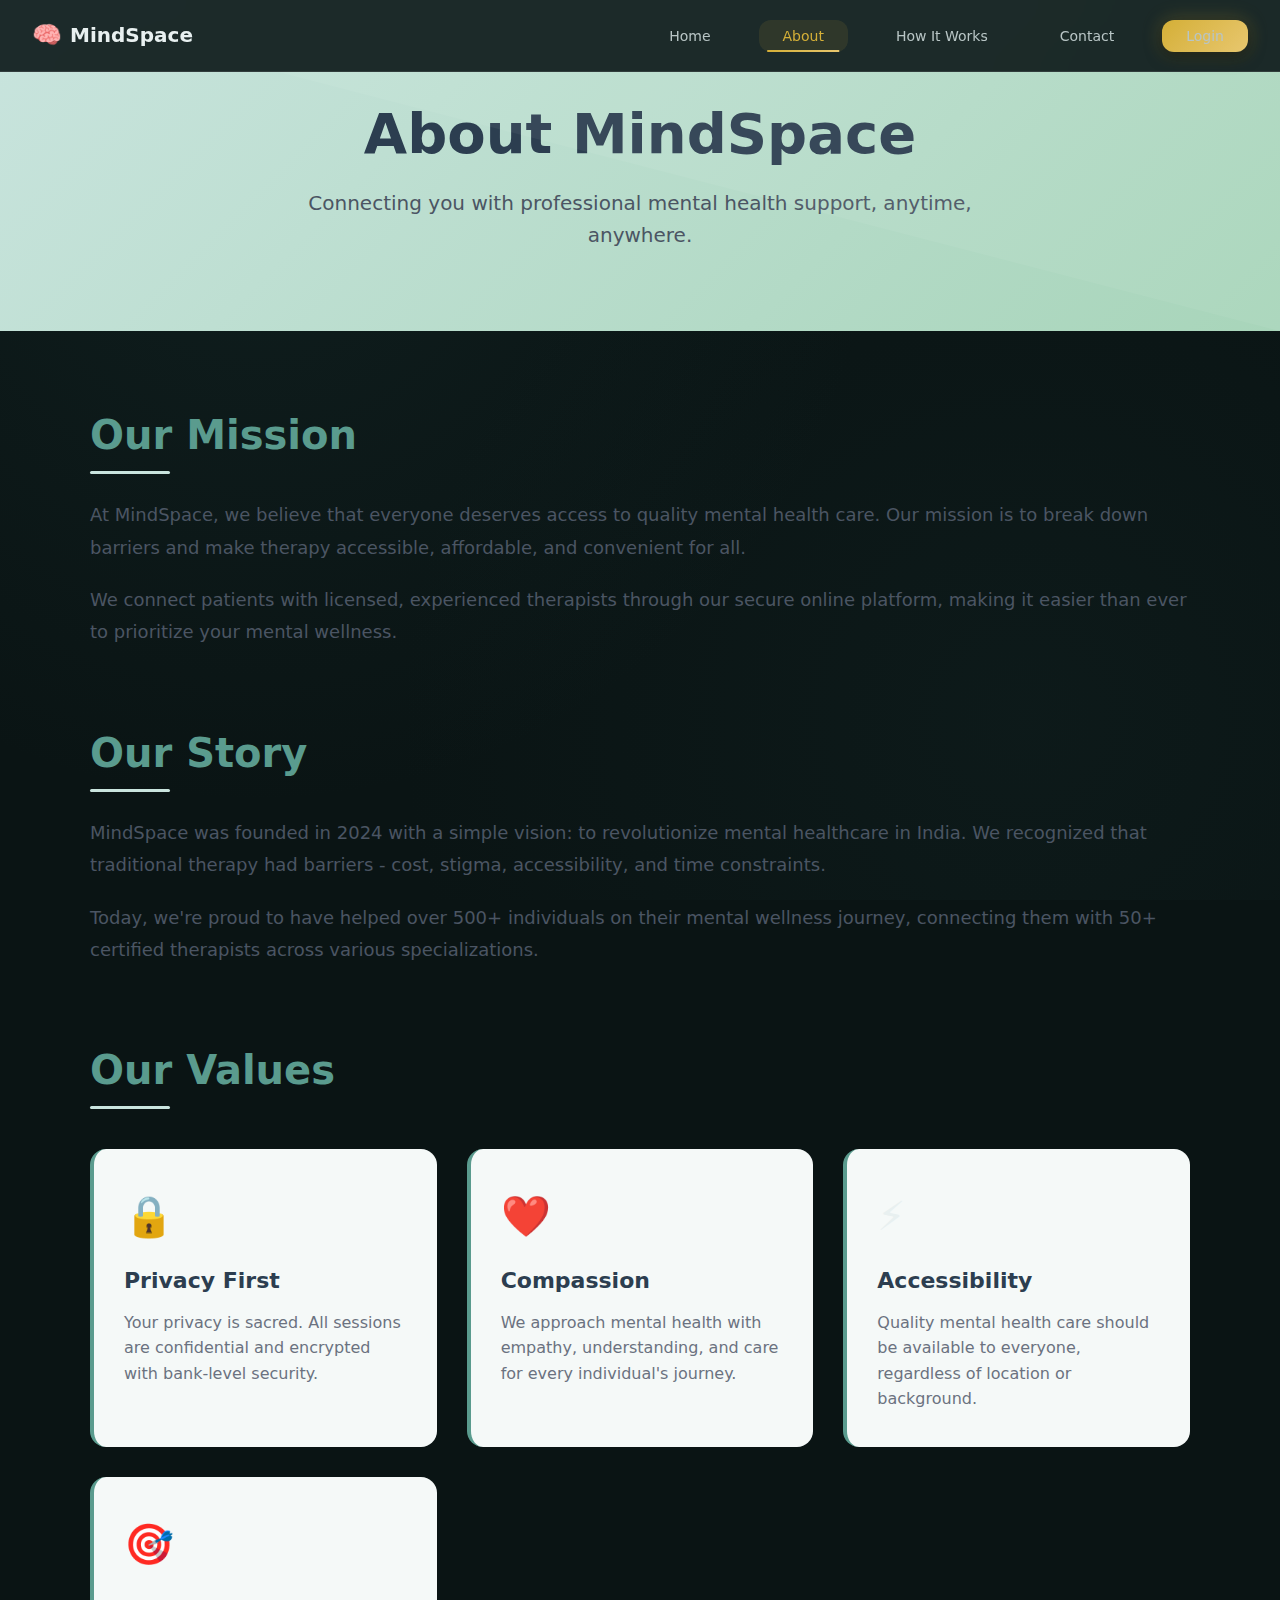
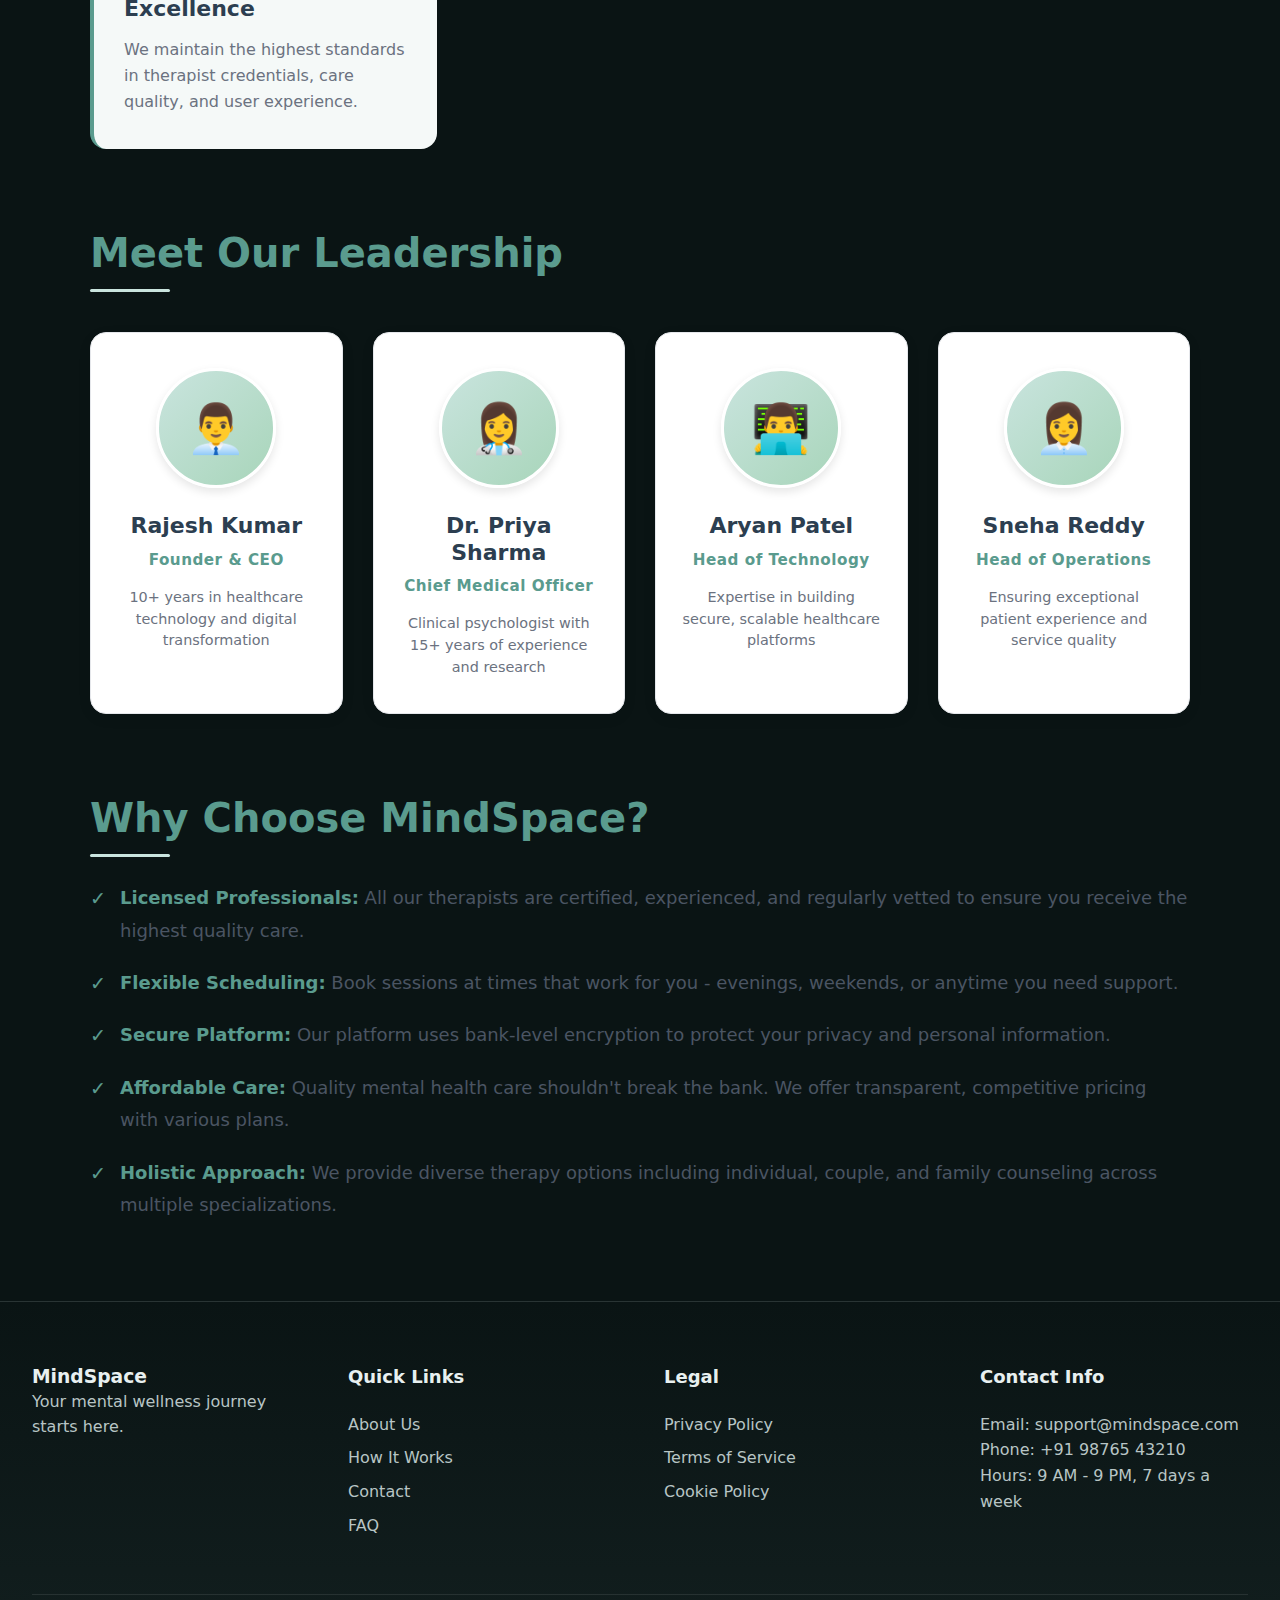
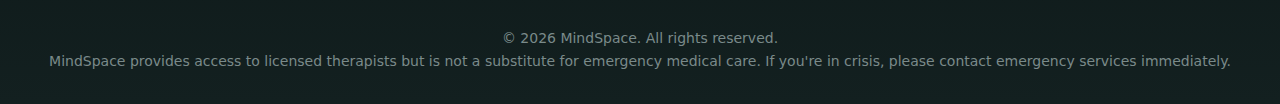
<file: about.html>
<!DOCTYPE html>
<html lang="en">
<head>
    <meta charset="UTF-8">
    <meta name="viewport" content="width=device-width, initial-scale=1.0">
    <title>About Us - MindSpace</title>
    <link rel="stylesheet" href="style.css">
    <style>
        /* Hero Section */
        .about-hero {
            background: linear-gradient(135deg, #C9E4DE 0%, #A8D5BA 100%);
            padding: 100px 20px 80px;
            text-align: center;
            position: relative;
            overflow: hidden;
        }
        
        .about-hero::before {
            content: '';
            position: absolute;
            top: 0;
            left: 0;
            right: 0;
            bottom: 0;
            background: url('data:image/svg+xml,<svg xmlns="http://www.w3.org/2000/svg" viewBox="0 0 100 100" preserveAspectRatio="none"><path fill="white" opacity="0.05" d="M0,0 L100,0 L100,100 Z"/></svg>');
            pointer-events: none;
        }
        
        .about-hero h1 {
            font-size: 3.5rem;
            color: #2C3E50;
            margin-bottom: 20px;
            font-weight: 700;
            line-height: 1.2;
        }
        
        .about-hero p {
            font-size: 1.25rem;
            color: #4B5563;
            max-width: 700px;
            margin: 0 auto;
            line-height: 1.6;
        }
        
        /* Main Content Container */
        .about-content {
            max-width: 1200px;
            margin: 80px auto;
            padding: 0 20px;
        }
        
        @media (min-width: 768px) {
            .about-content {
                padding: 0 50px;
            }
        }
        
        /* Section Styling */
        .about-section {
            margin-bottom: 80px;
        }
        
        .about-section:last-of-type {
            margin-bottom: 40px;
        }
        
        .about-section h2 {
            color: #5A9B8E;
            font-size: 2.5rem;
            margin-bottom: 25px;
            font-weight: 600;
            position: relative;
            padding-bottom: 15px;
        }
        
        .about-section h2::after {
            content: '';
            position: absolute;
            bottom: 0;
            left: 0;
            width: 80px;
            height: 3px;
            background: #C9E4DE;
            border-radius: 2px;
        }
        
        .about-section p {
            color: #4B5563;
            font-size: 1.125rem;
            line-height: 1.8;
            margin-bottom: 20px;
        }
        
        .about-section strong {
            color: #5A9B8E;
            font-weight: 600;
        }
        
        /* Values Grid */
        .values-grid {
            display: grid;
            grid-template-columns: repeat(auto-fit, minmax(280px, 1fr));
            gap: 30px;
            margin-top: 40px;
        }
        
        .value-card {
            background: #F5F9F8;
            padding: 35px 30px;
            border-radius: 16px;
            border-left: 4px solid #5A9B8E;
            transition: transform 0.3s ease, box-shadow 0.3s ease;
        }
        
        .value-card:hover {
            transform: translateY(-5px);
            box-shadow: 0 10px 30px rgba(90, 155, 142, 0.1);
        }
        
        .value-card .icon {
            font-size: 2.5rem;
            margin-bottom: 20px;
            display: inline-block;
        }
        
        .value-card h3 {
            color: #2C3E50;
            font-size: 1.375rem;
            margin-bottom: 15px;
            font-weight: 600;
        }
        
        .value-card p {
            color: #6B7280;
            font-size: 1rem;
            line-height: 1.6;
            margin-bottom: 0;
        }
        
        /* Team Section */
        .team-grid {
            display: grid;
            grid-template-columns: repeat(auto-fit, minmax(250px, 1fr));
            gap: 30px;
            margin-top: 40px;
        }
        
        .team-card {
            background: white;
            padding: 35px 25px;
            border-radius: 16px;
            box-shadow: 0 4px 15px rgba(0, 0, 0, 0.05);
            text-align: center;
            transition: all 0.3s ease;
            border: 1px solid #E5E7EB;
        }
        
        .team-card:hover {
            transform: translateY(-10px);
            box-shadow: 0 12px 30px rgba(90, 155, 142, 0.15);
            border-color: #C9E4DE;
        }
        
        .team-card .avatar {
            width: 120px;
            height: 120px;
            border-radius: 50%;
            background: linear-gradient(135deg, #C9E4DE 0%, #A8D5BA 100%);
            margin: 0 auto 25px;
            display: flex;
            align-items: center;
            justify-content: center;
            font-size: 3rem;
            color: #2C3E50;
            border: 3px solid white;
            box-shadow: 0 4px 10px rgba(0, 0, 0, 0.1);
        }
        
        .team-card h3 {
            color: #2C3E50;
            font-size: 1.375rem;
            margin-bottom: 8px;
            font-weight: 600;
        }
        
        .team-card .role {
            color: #5A9B8E;
            font-weight: 600;
            margin-bottom: 15px;
            font-size: 0.95rem;
            letter-spacing: 0.5px;
        }
        
        .team-card p {
            color: #6B7280;
            font-size: 0.9rem;
            line-height: 1.5;
            margin-bottom: 0;
        }
        
        /* Why Choose Us List */
        .why-list {
            margin-top: 25px;
        }
        
        .why-list p {
            position: relative;
            padding-left: 30px;
            margin-bottom: 20px;
        }
        
        .why-list p::before {
            content: '✓';
            position: absolute;
            left: 0;
            top: 0;
            color: #5A9B8E;
            font-weight: bold;
            font-size: 1.2rem;
        }
        
        /* Responsive Design */
        @media (max-width: 768px) {
            .about-hero {
                padding: 80px 20px 60px;
            }
            
            .about-hero h1 {
                font-size: 2.5rem;
            }
            
            .about-hero p {
                font-size: 1.125rem;
            }
            
            .about-content {
                margin: 60px auto;
            }
            
            .about-section {
                margin-bottom: 60px;
            }
            
            .about-section h2 {
                font-size: 2rem;
            }
            
            .values-grid,
            .team-grid {
                grid-template-columns: 1fr;
                gap: 20px;
            }
            
            .value-card,
            .team-card {
                padding: 25px 20px;
            }
        }
        
        /* Animation */
        @keyframes fadeInUp {
            from {
                opacity: 0;
                transform: translateY(20px);
            }
            to {
                opacity: 1;
                transform: translateY(0);
            }
        }
        
        .about-section {
            animation: fadeInUp 0.6s ease-out;
        }
        
        .about-section:nth-child(2) {
            animation-delay: 0.1s;
        }
        
        .about-section:nth-child(3) {
            animation-delay: 0.2s;
        }
        
        .about-section:nth-child(4) {
            animation-delay: 0.3s;
        }
        
        .about-section:nth-child(5) {
            animation-delay: 0.4s;
        }
    </style>
</head>
<body>
    <!-- Navigation -->
    <nav class="navbar">
        <div class="nav-container">
            <a href="index.html" class="logo">
                <span class="logo-icon">🧠</span>
                <span class="logo-text">MindSpace</span>
            </a>
            <ul class="nav-links">
                <li><a href="index.html">Home</a></li>
                <li><a href="about.html" class="active">About</a></li>
                <li><a href="how-it-works.html">How It Works</a></li>
                <li><a href="contact.html">Contact</a></li>
                <li><a href="login.html" class="btn-primary">Login</a></li>
            </ul>
        </div>
    </nav>

    <!-- Hero Section -->
    <section class="about-hero">
        <div class="hero-content">
            <h1>About MindSpace</h1>
            <p>Connecting you with professional mental health support, anytime, anywhere.</p>
        </div>
    </section>

    <!-- Main Content -->
    <main class="about-content">
        <!-- Our Mission -->
        <section class="about-section">
            <h2>Our Mission</h2>
            <p>At MindSpace, we believe that everyone deserves access to quality mental health care. Our mission is to break down barriers and make therapy accessible, affordable, and convenient for all.</p>
            <p>We connect patients with licensed, experienced therapists through our secure online platform, making it easier than ever to prioritize your mental wellness.</p>
        </section>

        <!-- Our Story -->
        <section class="about-section">
            <h2>Our Story</h2>
            <p>MindSpace was founded in 2024 with a simple vision: to revolutionize mental healthcare in India. We recognized that traditional therapy had barriers - cost, stigma, accessibility, and time constraints.</p>
            <p>Today, we're proud to have helped over 500+ individuals on their mental wellness journey, connecting them with 50+ certified therapists across various specializations.</p>
        </section>

        <!-- Our Values -->
        <section class="about-section">
            <h2>Our Values</h2>
            <div class="values-grid">
                <div class="value-card">
                    <div class="icon" aria-hidden="true">🔒</div>
                    <h3>Privacy First</h3>
                    <p>Your privacy is sacred. All sessions are confidential and encrypted with bank-level security.</p>
                </div>
                <div class="value-card">
                    <div class="icon" aria-hidden="true">❤️</div>
                    <h3>Compassion</h3>
                    <p>We approach mental health with empathy, understanding, and care for every individual's journey.</p>
                </div>
                <div class="value-card">
                    <div class="icon" aria-hidden="true">⚡</div>
                    <h3>Accessibility</h3>
                    <p>Quality mental health care should be available to everyone, regardless of location or background.</p>
                </div>
                <div class="value-card">
                    <div class="icon" aria-hidden="true">🎯</div>
                    <h3>Excellence</h3>
                    <p>We maintain the highest standards in therapist credentials, care quality, and user experience.</p>
                </div>
            </div>
        </section>

        <!-- Leadership Team -->
        <section class="about-section">
            <h2>Meet Our Leadership</h2>
            <div class="team-grid">
                <div class="team-card">
                    <div class="avatar" aria-hidden="true">👨‍💼</div>
                    <h3>Rajesh Kumar</h3>
                    <div class="role">Founder & CEO</div>
                    <p>10+ years in healthcare technology and digital transformation</p>
                </div>
                <div class="team-card">
                    <div class="avatar" aria-hidden="true">👩‍⚕️</div>
                    <h3>Dr. Priya Sharma</h3>
                    <div class="role">Chief Medical Officer</div>
                    <p>Clinical psychologist with 15+ years of experience and research</p>
                </div>
                <div class="team-card">
                    <div class="avatar" aria-hidden="true">👨‍💻</div>
                    <h3>Aryan Patel</h3>
                    <div class="role">Head of Technology</div>
                    <p>Expertise in building secure, scalable healthcare platforms</p>
                </div>
                <div class="team-card">
                    <div class="avatar" aria-hidden="true">👩‍💼</div>
                    <h3>Sneha Reddy</h3>
                    <div class="role">Head of Operations</div>
                    <p>Ensuring exceptional patient experience and service quality</p>
                </div>
            </div>
        </section>

        <!-- Why Choose Us -->
        <section class="about-section">
            <h2>Why Choose MindSpace?</h2>
            <div class="why-list">
                <p><strong>Licensed Professionals:</strong> All our therapists are certified, experienced, and regularly vetted to ensure you receive the highest quality care.</p>
                <p><strong>Flexible Scheduling:</strong> Book sessions at times that work for you - evenings, weekends, or anytime you need support.</p>
                <p><strong>Secure Platform:</strong> Our platform uses bank-level encryption to protect your privacy and personal information.</p>
                <p><strong>Affordable Care:</strong> Quality mental health care shouldn't break the bank. We offer transparent, competitive pricing with various plans.</p>
                <p><strong>Holistic Approach:</strong> We provide diverse therapy options including individual, couple, and family counseling across multiple specializations.</p>
            </div>
        </section>
    </main>

    <!-- Footer -->
    <footer class="footer">
        <div class="footer-container">
            <div class="footer-section">
                <h3 class="footer-logo">MindSpace</h3>
                <p>Your mental wellness journey starts here.</p>
            </div>
            <div class="footer-section">
                <h4>Quick Links</h4>
                <ul>
                    <li><a href="about.html">About Us</a></li>
                    <li><a href="how-it-works.html">How It Works</a></li>
                    <li><a href="contact.html">Contact</a></li>
                    <li><a href="faq.html">FAQ</a></li>
                </ul>
            </div>
            <div class="footer-section">
                <h4>Legal</h4>
                <ul>
                    <li><a href="privacy.html">Privacy Policy</a></li>
                    <li><a href="terms.html">Terms of Service</a></li>
                    <li><a href="cookies.html">Cookie Policy</a></li>
                </ul>
            </div>
            <div class="footer-section">
                <h4>Contact Info</h4>
                <p>Email: support@mindspace.com</p>
                <p>Phone: +91 98765 43210</p>
                <p>Hours: 9 AM - 9 PM, 7 days a week</p>
            </div>
        </div>
        <div class="footer-bottom">
            <p>&copy; 2026 MindSpace. All rights reserved.</p>
            <p class="disclaimer">MindSpace provides access to licensed therapists but is not a substitute for emergency medical care. If you're in crisis, please contact emergency services immediately.</p>
        </div>
    </footer>
</body>
</html>
</file>
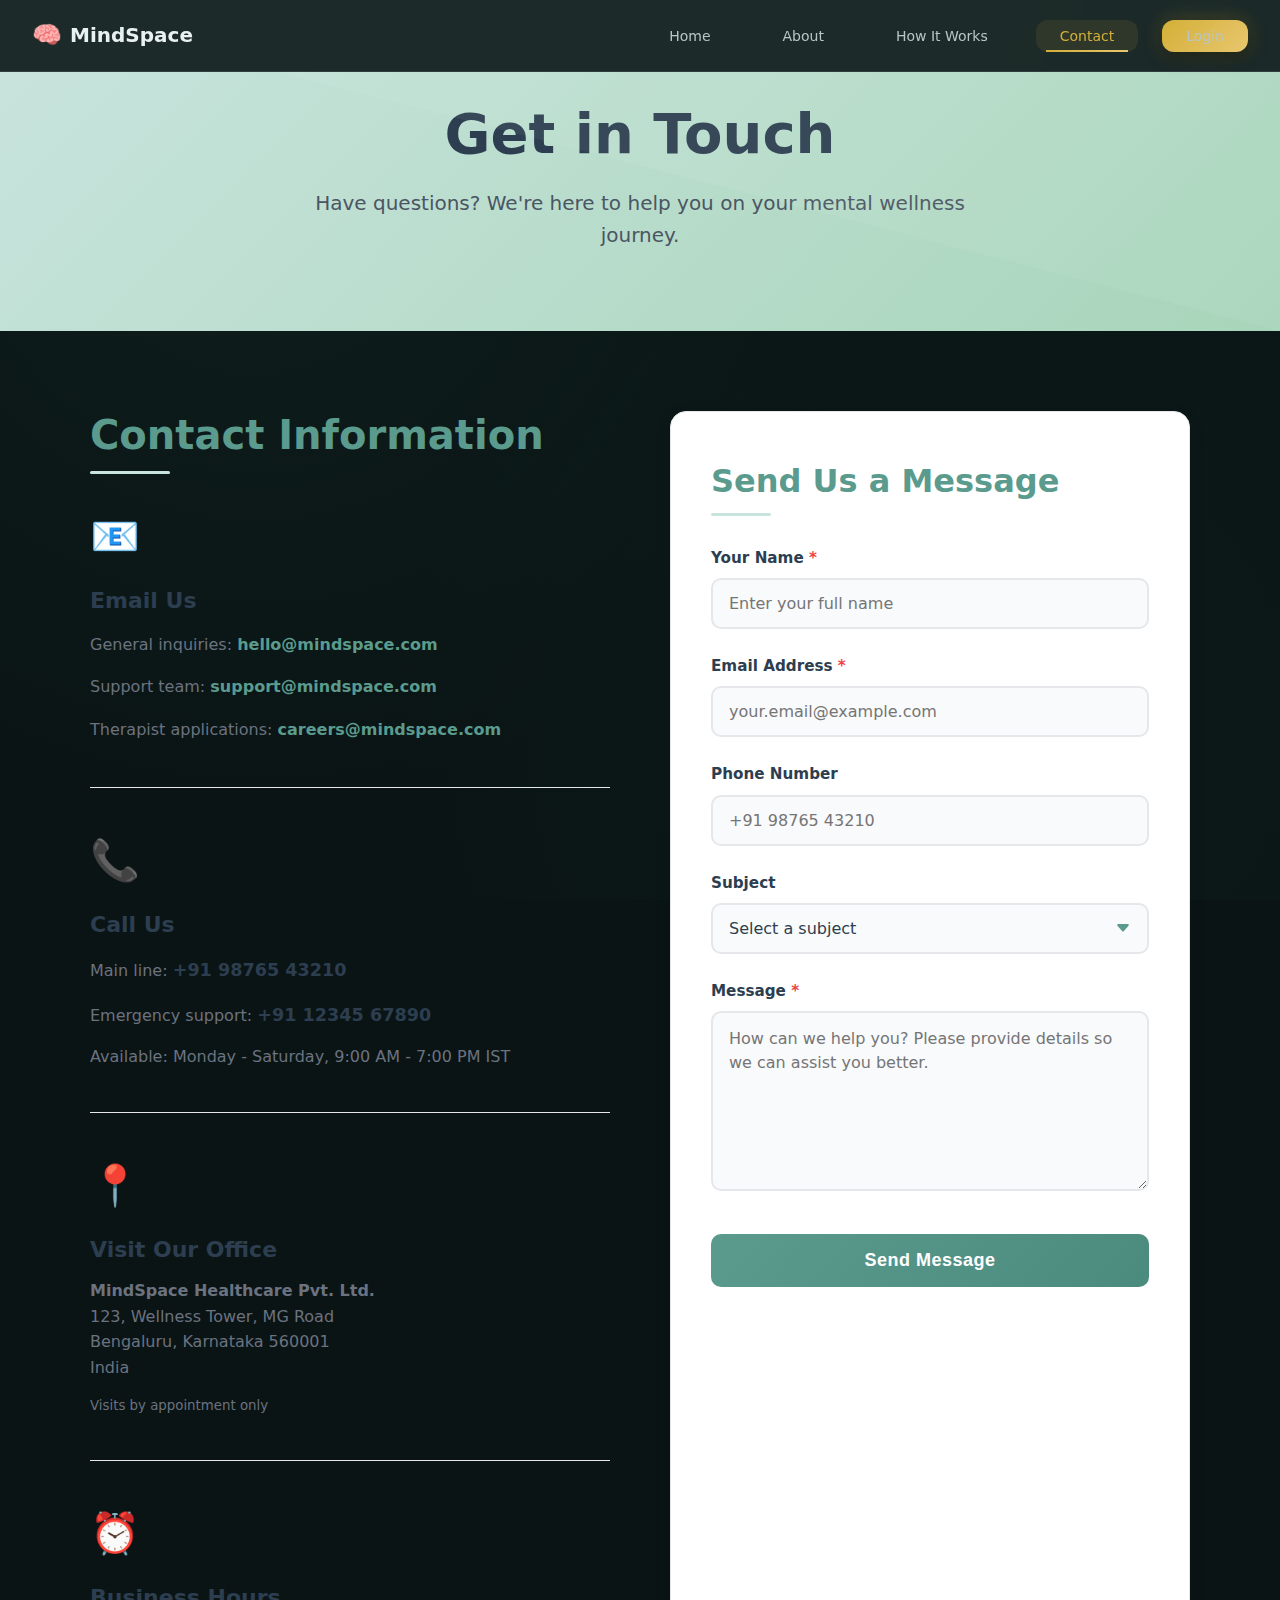
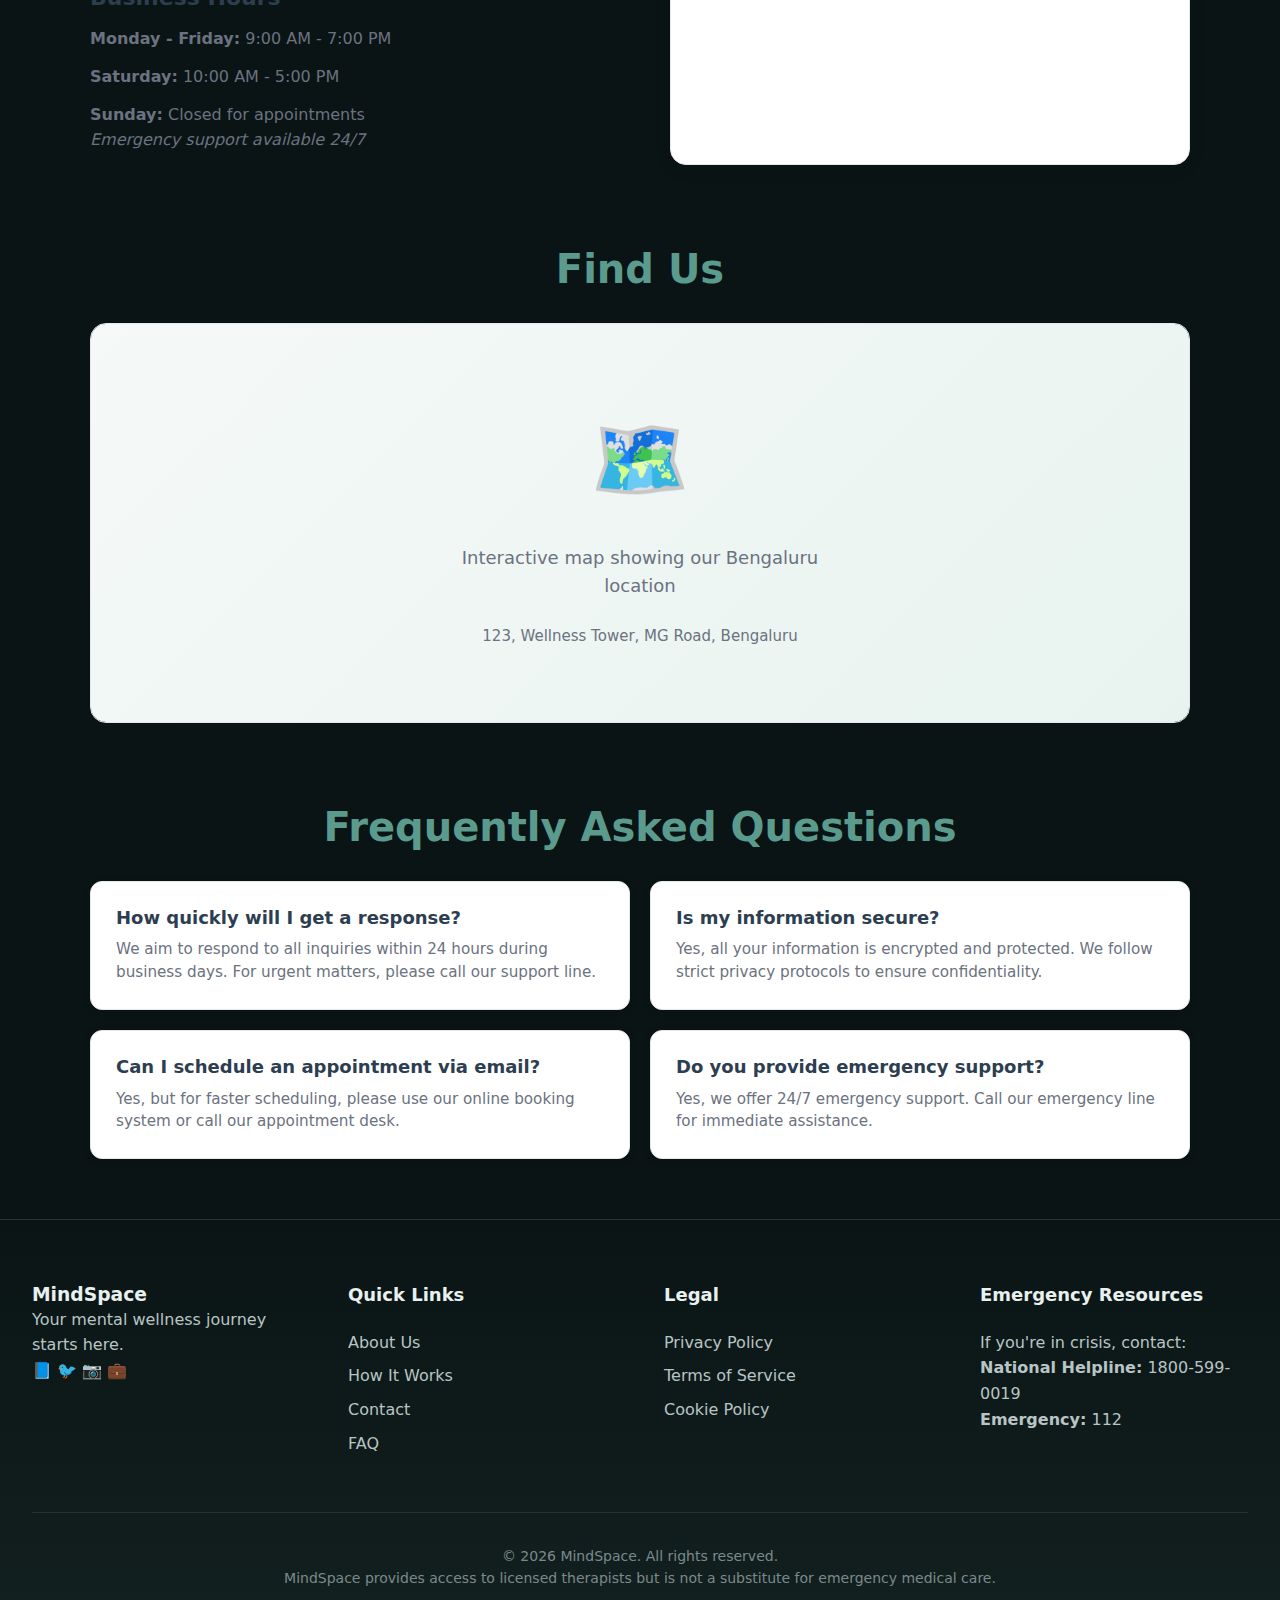
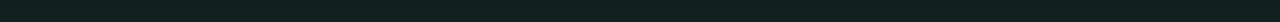
<file: contact.html>
<!DOCTYPE html>
<html lang="en">
<head>
    <meta charset="UTF-8">
    <meta name="viewport" content="width=device-width, initial-scale=1.0">
    <title>Contact Us - MindSpace</title>
    <link rel="stylesheet" href="style.css">
    <style>
        /* Hero Section */
        .contact-hero {
            background: linear-gradient(135deg, #C9E4DE 0%, #A8D5BA 100%);
            padding: 100px 20px 80px;
            text-align: center;
            position: relative;
            overflow: hidden;
        }
        
        .contact-hero::before {
            content: '';
            position: absolute;
            top: 0;
            left: 0;
            right: 0;
            bottom: 0;
            background: url('data:image/svg+xml,<svg xmlns="http://www.w3.org/2000/svg" viewBox="0 0 100 100" preserveAspectRatio="none"><path fill="white" opacity="0.05" d="M0,0 L100,0 L100,100 Z"/></svg>');
            pointer-events: none;
        }
        
        .contact-hero h1 {
            font-size: 3.5rem;
            color: #2C3E50;
            margin-bottom: 20px;
            font-weight: 700;
            line-height: 1.2;
        }
        
        .contact-hero p {
            font-size: 1.25rem;
            color: #4B5563;
            max-width: 700px;
            margin: 0 auto;
            line-height: 1.6;
        }
        
        /* Contact Container */
        .contact-container {
            max-width: 1200px;
            margin: 80px auto;
            padding: 0 20px;
            display: grid;
            grid-template-columns: 1fr;
            gap: 60px;
        }
        
        @media (min-width: 992px) {
            .contact-container {
                grid-template-columns: 1fr 1fr;
                padding: 0 50px;
            }
        }
        
        /* Contact Information Section */
        .contact-info h2 {
            color: #5A9B8E;
            font-size: 2.5rem;
            margin-bottom: 30px;
            font-weight: 600;
            position: relative;
            padding-bottom: 15px;
        }
        
        .contact-info h2::after {
            content: '';
            position: absolute;
            bottom: 0;
            left: 0;
            width: 80px;
            height: 3px;
            background: #C9E4DE;
            border-radius: 2px;
        }
        
        .contact-item {
            margin-bottom: 40px;
            padding-bottom: 30px;
            border-bottom: 1px solid #E5E7EB;
        }
        
        .contact-item:last-child {
            border-bottom: none;
            margin-bottom: 0;
            padding-bottom: 0;
        }
        
        .contact-item .icon {
            font-size: 2.5rem;
            margin-bottom: 20px;
            display: inline-block;
            color: #5A9B8E;
        }
        
        .contact-item h3 {
            color: #2C3E50;
            font-size: 1.375rem;
            margin-bottom: 15px;
            font-weight: 600;
        }
        
        .contact-item p {
            color: #6B7280;
            font-size: 1rem;
            line-height: 1.6;
            margin-bottom: 12px;
        }
        
        .contact-item a {
            color: #5A9B8E;
            text-decoration: none;
            font-weight: 600;
            transition: color 0.3s ease;
            display: inline-block;
            padding: 2px 0;
            border-bottom: 1px solid transparent;
        }
        
        .contact-item a:hover {
            color: #4A8B7E;
            border-bottom-color: #5A9B8E;
        }
        
        .contact-item .phone-number {
            font-size: 1.1rem;
            font-weight: 600;
            color: #2C3E50;
        }
        
        /* Contact Form Section */
        .contact-form {
            background: white;
            padding: 40px 30px;
            border-radius: 16px;
            box-shadow: 0 4px 20px rgba(0, 0, 0, 0.05);
            border: 1px solid #E5E7EB;
            transition: transform 0.3s ease, box-shadow 0.3s ease;
        }
        
        .contact-form:hover {
            box-shadow: 0 8px 30px rgba(90, 155, 142, 0.1);
        }
        
        @media (min-width: 768px) {
            .contact-form {
                padding: 50px 40px;
            }
        }
        
        .contact-form h2 {
            color: #5A9B8E;
            font-size: 2rem;
            margin-bottom: 30px;
            font-weight: 600;
            position: relative;
            padding-bottom: 15px;
        }
        
        .contact-form h2::after {
            content: '';
            position: absolute;
            bottom: 0;
            left: 0;
            width: 60px;
            height: 3px;
            background: #C9E4DE;
            border-radius: 2px;
        }
        
        .form-group {
            margin-bottom: 25px;
            position: relative;
        }
        
        .form-group label {
            display: block;
            color: #2C3E50;
            font-weight: 600;
            margin-bottom: 8px;
            font-size: 0.95rem;
        }
        
        .form-group label .required {
            color: #EF4444;
        }
        
        .form-group input,
        .form-group textarea,
        .form-group select {
            width: 100%;
            padding: 14px 16px;
            border: 2px solid #E5E7EB;
            border-radius: 10px;
            font-size: 1rem;
            font-family: inherit;
            transition: all 0.3s ease;
            box-sizing: border-box;
            background: #F9FAFB;
            color: #2C3E50;
        }
        
        .form-group input:focus,
        .form-group textarea:focus,
        .form-group select:focus {
            outline: none;
            border-color: #5A9B8E;
            background: white;
            box-shadow: 0 0 0 3px rgba(90, 155, 142, 0.1);
        }
        
        .form-group input.error,
        .form-group textarea.error,
        .form-group select.error {
            border-color: #EF4444;
        }
        
        .form-group textarea {
            min-height: 180px;
            resize: vertical;
            line-height: 1.5;
        }
        
        .form-group select {
            appearance: none;
            background-image: url("data:image/svg+xml,%3Csvg xmlns='http://www.w3.org/2000/svg' width='16' height='16' fill='%235A9B8E' viewBox='0 0 16 16'%3E%3Cpath d='M7.247 11.14 2.451 5.658C1.885 5.013 2.345 4 3.204 4h9.592a1 1 0 0 1 .753 1.659l-4.796 5.48a1 1 0 0 1-1.506 0z'/%3E%3C/svg%3E");
            background-repeat: no-repeat;
            background-position: right 16px center;
            background-size: 16px;
            padding-right: 40px;
        }
        
        .error-message {
            color: #EF4444;
            font-size: 0.875rem;
            margin-top: 5px;
            display: none;
        }
        
        .form-group.error .error-message {
            display: block;
        }
        
        .submit-btn {
            width: 100%;
            padding: 16px;
            background: linear-gradient(135deg, #5A9B8E 0%, #4A8B7E 100%);
            color: white;
            border: none;
            border-radius: 10px;
            font-size: 1.125rem;
            font-weight: 600;
            cursor: pointer;
            transition: all 0.3s ease;
            letter-spacing: 0.5px;
            margin-top: 10px;
        }
        
        .submit-btn:hover {
            transform: translateY(-2px);
            box-shadow: 0 6px 15px rgba(90, 155, 142, 0.3);
        }
        
        .submit-btn:active {
            transform: translateY(0);
        }
        
        .submit-btn:disabled {
            background: #9CA3AF;
            cursor: not-allowed;
            transform: none;
            box-shadow: none;
        }
        
        .form-success {
            display: none;
            text-align: center;
            padding: 30px;
            background: #F0F9F5;
            border-radius: 10px;
            border: 1px solid #A7F3D0;
            margin-top: 20px;
        }
        
        .form-success .icon {
            font-size: 3rem;
            color: #10B981;
            margin-bottom: 20px;
        }
        
        .form-success h3 {
            color: #2C3E50;
            margin-bottom: 10px;
        }
        
        /* Map Section */
        .map-section {
            margin: 80px auto;
            padding: 0 20px;
            max-width: 1200px;
        }
        
        @media (min-width: 768px) {
            .map-section {
                padding: 0 50px;
            }
        }
        
        .map-section h2 {
            color: #5A9B8E;
            font-size: 2.5rem;
            margin-bottom: 30px;
            text-align: center;
            font-weight: 600;
        }
        
        .map-container {
            width: 100%;
            height: 400px;
            background: #F5F9F8;
            border-radius: 16px;
            overflow: hidden;
            position: relative;
            border: 1px solid #E5E7EB;
        }
        
        .map-placeholder {
            width: 100%;
            height: 100%;
            display: flex;
            flex-direction: column;
            align-items: center;
            justify-content: center;
            font-size: 5rem;
            color: #5A9B8E;
            background: linear-gradient(135deg, #F5F9F8 0%, #E8F3EF 100%);
        }
        
        .map-placeholder p {
            font-size: 1.125rem;
            color: #6B7280;
            margin-top: 20px;
            max-width: 400px;
            text-align: center;
        }
        
        /* FAQ/Additional Info */
        .faq-section {
            max-width: 1200px;
            margin: 60px auto;
            padding: 0 20px;
        }
        
        @media (min-width: 768px) {
            .faq-section {
                padding: 0 50px;
            }
        }
        
        .faq-section h2 {
            color: #5A9B8E;
            font-size: 2.5rem;
            margin-bottom: 30px;
            text-align: center;
            font-weight: 600;
        }
        
        .faq-grid {
            display: grid;
            grid-template-columns: 1fr;
            gap: 20px;
        }
        
        @media (min-width: 768px) {
            .faq-grid {
                grid-template-columns: repeat(2, 1fr);
            }
        }
        
        .faq-item {
            background: white;
            padding: 25px;
            border-radius: 12px;
            box-shadow: 0 2px 10px rgba(0, 0, 0, 0.05);
            border: 1px solid #E5E7EB;
            transition: transform 0.3s ease;
        }
        
        .faq-item:hover {
            transform: translateY(-5px);
            box-shadow: 0 5px 20px rgba(90, 155, 142, 0.1);
        }
        
        .faq-item h3 {
            color: #2C3E50;
            font-size: 1.125rem;
            margin-bottom: 10px;
            font-weight: 600;
        }
        
        .faq-item p {
            color: #6B7280;
            font-size: 0.95rem;
            line-height: 1.5;
        }
        
        /* Responsive Design */
        @media (max-width: 768px) {
            .contact-hero {
                padding: 80px 20px 60px;
            }
            
            .contact-hero h1 {
                font-size: 2.5rem;
            }
            
            .contact-hero p {
                font-size: 1.125rem;
            }
            
            .contact-container {
                margin: 60px auto;
                gap: 40px;
            }
            
            .contact-info h2,
            .contact-form h2,
            .map-section h2,
            .faq-section h2 {
                font-size: 2rem;
            }
            
            .contact-form {
                padding: 30px 25px;
            }
        }
    </style>
</head>
<body>
    <!-- Navigation -->
    <nav class="navbar">
        <div class="nav-container">
            <a href="index.html" class="logo">
                <span class="logo-icon">🧠</span>
                <span class="logo-text">MindSpace</span>
            </a>
            <ul class="nav-links">
                <li><a href="index.html">Home</a></li>
                <li><a href="about.html">About</a></li>
                <li><a href="how-it-works.html">How It Works</a></li>
                <li><a href="contact.html" class="active">Contact</a></li>
                <li><a href="login.html" class="btn-primary">Login</a></li>
            </ul>
        </div>
    </nav>

    <!-- Hero Section -->
    <section class="contact-hero">
        <div class="hero-content">
            <h1>Get in Touch</h1>
            <p>Have questions? We're here to help you on your mental wellness journey.</p>
        </div>
    </section>

    <!-- Contact Container -->
    <div class="contact-container">
        <!-- Contact Information -->
        <div class="contact-info">
            <h2>Contact Information</h2>

            <div class="contact-item">
                <div class="icon" aria-hidden="true">📧</div>
                <h3>Email Us</h3>
                <p>General inquiries: <a href="mailto:hello@mindspace.com">hello@mindspace.com</a></p>
                <p>Support team: <a href="mailto:support@mindspace.com">support@mindspace.com</a></p>
                <p>Therapist applications: <a href="mailto:careers@mindspace.com">careers@mindspace.com</a></p>
            </div>

            <div class="contact-item">
                <div class="icon" aria-hidden="true">📞</div>
                <h3>Call Us</h3>
                <p>Main line: <a href="tel:+919876543210" class="phone-number">+91 98765 43210</a></p>
                <p>Emergency support: <a href="tel:+911234567890" class="phone-number">+91 12345 67890</a></p>
                <p>Available: Monday - Saturday, 9:00 AM - 7:00 PM IST</p>
            </div>

            <div class="contact-item">
                <div class="icon" aria-hidden="true">📍</div>
                <h3>Visit Our Office</h3>
                <p><strong>MindSpace Healthcare Pvt. Ltd.</strong><br>
                123, Wellness Tower, MG Road<br>
                Bengaluru, Karnataka 560001<br>
                India</p>
                <p><small>Visits by appointment only</small></p>
            </div>

            <div class="contact-item">
                <div class="icon" aria-hidden="true">⏰</div>
                <h3>Business Hours</h3>
                <p><strong>Monday - Friday:</strong> 9:00 AM - 7:00 PM</p>
                <p><strong>Saturday:</strong> 10:00 AM - 5:00 PM</p>
                <p><strong>Sunday:</strong> Closed for appointments<br>
                <em>Emergency support available 24/7</em></p>
            </div>
        </div>

        <!-- Contact Form -->
        <div class="contact-form">
            <h2>Send Us a Message</h2>
            <form id="contactForm" novalidate>
                <div class="form-group">
                    <label for="name">Your Name <span class="required">*</span></label>
                    <input type="text" id="name" name="name" required placeholder="Enter your full name">
                    <div class="error-message">Please enter your name</div>
                </div>
                
                <div class="form-group">
                    <label for="email">Email Address <span class="required">*</span></label>
                    <input type="email" id="email" name="email" required placeholder="your.email@example.com">
                    <div class="error-message">Please enter a valid email address</div>
                </div>
                
                <div class="form-group">
                    <label for="phone">Phone Number</label>
                    <input type="tel" id="phone" name="phone" placeholder="+91 98765 43210">
                </div>
                
                <div class="form-group">
                    <label for="subject">Subject</label>
                    <select id="subject" name="subject">
                        <option value="">Select a subject</option>
                        <option value="general">General Inquiry</option>
                        <option value="support">Technical Support</option>
                        <option value="appointment">Appointment Booking</option>
                        <option value="billing">Billing Question</option>
                        <option value="therapist">Therapist Application</option>
                        <option value="feedback">Feedback</option>
                    </select>
                </div>
                
                <div class="form-group">
                    <label for="message">Message <span class="required">*</span></label>
                    <textarea id="message" name="message" required placeholder="How can we help you? Please provide details so we can assist you better."></textarea>
                    <div class="error-message">Please enter your message</div>
                </div>
                
                <button type="submit" class="submit-btn">Send Message</button>
            </form>
            
            <div class="form-success" id="successMessage">
                <div class="icon">✅</div>
                <h3>Message Sent Successfully!</h3>
                <p>Thank you for contacting MindSpace. We've received your message and will get back to you within 24 hours.</p>
                <p><small>For urgent matters, please call our support line.</small></p>
            </div>
        </div>
    </div>

    <!-- Map Section -->
    <section class="map-section">
        <h2>Find Us</h2>
        <div class="map-container">
            <div class="map-placeholder">
                🗺️
                <p>Interactive map showing our Bengaluru location</p>
                <p><small>123, Wellness Tower, MG Road, Bengaluru</small></p>
            </div>
        </div>
    </section>

    <!-- FAQ Section -->
    <section class="faq-section">
        <h2>Frequently Asked Questions</h2>
        <div class="faq-grid">
            <div class="faq-item">
                <h3>How quickly will I get a response?</h3>
                <p>We aim to respond to all inquiries within 24 hours during business days. For urgent matters, please call our support line.</p>
            </div>
            <div class="faq-item">
                <h3>Is my information secure?</h3>
                <p>Yes, all your information is encrypted and protected. We follow strict privacy protocols to ensure confidentiality.</p>
            </div>
            <div class="faq-item">
                <h3>Can I schedule an appointment via email?</h3>
                <p>Yes, but for faster scheduling, please use our online booking system or call our appointment desk.</p>
            </div>
            <div class="faq-item">
                <h3>Do you provide emergency support?</h3>
                <p>Yes, we offer 24/7 emergency support. Call our emergency line for immediate assistance.</p>
            </div>
        </div>
    </section>

    <!-- Footer -->
    <footer class="footer">
        <div class="footer-container">
            <div class="footer-section">
                <h3 class="footer-logo">MindSpace</h3>
                <p>Your mental wellness journey starts here.</p>
                <div class="social-links">
                    <a href="#" aria-label="Facebook">📘</a>
                    <a href="#" aria-label="Twitter">🐦</a>
                    <a href="#" aria-label="Instagram">📷</a>
                    <a href="#" aria-label="LinkedIn">💼</a>
                </div>
            </div>
            <div class="footer-section">
                <h4>Quick Links</h4>
                <ul>
                    <li><a href="about.html">About Us</a></li>
                    <li><a href="how-it-works.html">How It Works</a></li>
                    <li><a href="contact.html">Contact</a></li>
                    <li><a href="faq.html">FAQ</a></li>
                </ul>
            </div>
            <div class="footer-section">
                <h4>Legal</h4>
                <ul>
                    <li><a href="privacy.html">Privacy Policy</a></li>
                    <li><a href="terms.html">Terms of Service</a></li>
                    <li><a href="cookies.html">Cookie Policy</a></li>
                </ul>
            </div>
            <div class="footer-section">
                <h4>Emergency Resources</h4>
                <p>If you're in crisis, contact:</p>
                <p><strong>National Helpline:</strong> 1800-599-0019</p>
                <p><strong>Emergency:</strong> 112</p>
            </div>
        </div>
        <div class="footer-bottom">
            <p>&copy; 2026 MindSpace. All rights reserved.</p>
            <p class="disclaimer">MindSpace provides access to licensed therapists but is not a substitute for emergency medical care.</p>
        </div>
    </footer>

    <script>
        // Form validation and submission
        document.addEventListener('DOMContentLoaded', function() {
            const form = document.getElementById('contactForm');
            const successMessage = document.getElementById('successMessage');
            const submitBtn = form.querySelector('.submit-btn');
            const formGroups = form.querySelectorAll('.form-group');
            
            // Validation functions
            function validateEmail(email) {
                const re = /^[^\s@]+@[^\s@]+\.[^\s@]+$/;
                return re.test(email);
            }
            
            function validatePhone(phone) {
                if (!phone) return true; // Phone is optional
                const re = /^[\d\s\+\-\(\)]{10,}$/;
                return re.test(phone);
            }
            
            function validateField(field) {
                const formGroup = field.closest('.form-group');
                const errorMessage = formGroup.querySelector('.error-message');
                let isValid = true;
                
                // Reset field
                field.classList.remove('error');
                formGroup.classList.remove('error');
                
                // Check required fields
                if (field.required && !field.value.trim()) {
                    isValid = false;
                    field.classList.add('error');
                    formGroup.classList.add('error');
                }
                
                // Email validation
                if (field.type === 'email' && field.value.trim()) {
                    if (!validateEmail(field.value)) {
                        isValid = false;
                        field.classList.add('error');
                        formGroup.classList.add('error');
                        errorMessage.textContent = 'Please enter a valid email address';
                    }
                }
                
                // Phone validation
                if (field.type === 'tel' && field.value.trim()) {
                    if (!validatePhone(field.value)) {
                        isValid = false;
                        field.classList.add('error');
                        formGroup.classList.add('error');
                        errorMessage.textContent = 'Please enter a valid phone number';
                    }
                }
                
                return isValid;
            }
            
            // Real-time validation
            form.querySelectorAll('input, textarea, select').forEach(field => {
                field.addEventListener('blur', () => validateField(field));
                field.addEventListener('input', () => {
                    const formGroup = field.closest('.form-group');
                    field.classList.remove('error');
                    formGroup.classList.remove('error');
                });
            });
            
            // Form submission
            form.addEventListener('submit', function(e) {
                e.preventDefault();
                
                // Validate all fields
                let formIsValid = true;
                const requiredFields = form.querySelectorAll('[required]');
                
                requiredFields.forEach(field => {
                    if (!validateField(field)) {
                        formIsValid = false;
                    }
                });
                
                // Validate optional fields that have values
                const optionalFields = form.querySelectorAll('input:not([required]), textarea:not([required])');
                optionalFields.forEach(field => {
                    if (field.value.trim()) {
                        if (!validateField(field)) {
                            formIsValid = false;
                        }
                    }
                });
                
                if (formIsValid) {
                    // Disable submit button and show loading state
                    submitBtn.disabled = true;
                    submitBtn.textContent = 'Sending...';
                    
                    // Simulate API call
                    setTimeout(() => {
                        // In production, this would send to your backend
                        const formData = {
                            name: document.getElementById('name').value,
                            email: document.getElementById('email').value,
                            phone: document.getElementById('phone').value,
                            subject: document.getElementById('subject').value,
                            message: document.getElementById('message').value
                        };
                        
                        console.log('Form submitted:', formData);
                        
                        // Show success message
                        form.style.display = 'none';
                        successMessage.style.display = 'block';
                        
                        // Reset form
                        form.reset();
                        
                        // Re-enable button after 5 seconds
                        setTimeout(() => {
                            form.style.display = 'block';
                            successMessage.style.display = 'none';
                            submitBtn.disabled = false;
                            submitBtn.textContent = 'Send Message';
                        }, 5000);
                        
                    }, 1500); // Simulate network delay
                } else {
                    // Scroll to first error
                    const firstError = form.querySelector('.error');
                    if (firstError) {
                        firstError.scrollIntoView({ behavior: 'smooth', block: 'center' });
                        firstError.focus();
                    }
                }
            });
        });
    </script>
</body>
</html>
</file>
<file: style.css>
/* MindSpace Design System - Complete Dark Mode (Homepage + All Dashboards) */

/* ===================================
   CSS CUSTOM PROPERTIES (Design Tokens)
   =================================== */

:root {
    /* Dark Mode Primary Colors - Deep, Rich Palette */
    --color-primary: #1E3A3A;
    --color-primary-light: #2D5555;
    --color-primary-dark: #0F1F1F;
    --color-accent: #D4AF37;
    --color-accent-light: #E8C76F;

    /* Background Colors - Layered Depth */
    --color-bg-primary: #0A1414;
    --color-bg-secondary: #132020;
    --color-bg-tertiary: #1E3030;
    --color-bg-elevated: #2A3F3F;

    /* Surface Colors */
    --color-surface: #1A2828;
    --color-surface-hover: #243535;

    /* Text Colors */
    --color-text-primary: #E8F0F0;
    --color-text-secondary: #B8C5C5;
    --color-text-muted: #7A8A8A;
    --color-text-inverse: #0A1414;

    /* Border Colors */
    --color-border: rgba(232, 240, 240, 0.1);
    --color-border-light: rgba(232, 240, 240, 0.05);
    --color-border-strong: rgba(232, 240, 240, 0.2);

    /* Status Colors */
    --color-success: #4A9B7F;
    --color-warning: #E8A05D;
    --color-error: #D47A6F;
    --color-info: #5B8FC7;

    /* Gradients */
    --gradient-primary: linear-gradient(135deg, #1E3A3A 0%, #2D5555 100%);
    --gradient-accent: linear-gradient(135deg, #D4AF37 0%, #E8C76F 100%);
    --gradient-surface: linear-gradient(135deg, #1A2828 0%, #243535 100%);
    --gradient-overlay: linear-gradient(180deg, rgba(10, 20, 20, 0) 0%, rgba(10, 20, 20, 0.8) 100%);
    --gradient-hero: linear-gradient(135deg, rgba(30, 58, 58, 0.9) 0%, rgba(45, 85, 85, 0.8) 100%);

    /* Typography */
    --font-family-base: 'Inter', -apple-system, BlinkMacSystemFont, 'Segoe UI', system-ui, sans-serif;
    --font-family-heading: 'Inter', -apple-system, BlinkMacSystemFont, 'Segoe UI', system-ui, sans-serif;

    /* Font Sizes */
    --font-size-xs: 0.75rem;
    --font-size-sm: 0.875rem;
    --font-size-base: 1rem;
    --font-size-lg: 1.125rem;
    --font-size-xl: 1.25rem;
    --font-size-2xl: 1.5rem;
    --font-size-3xl: 2rem;
    --font-size-4xl: 2.5rem;
    --font-size-5xl: 3rem;

    /* Line Heights */
    --line-height-tight: 1.2;
    --line-height-normal: 1.5;
    --line-height-relaxed: 1.6;
    --line-height-loose: 1.8;

    /* Font Weights */
    --font-weight-normal: 400;
    --font-weight-medium: 500;
    --font-weight-semibold: 600;
    --font-weight-bold: 700;

    /* Spacing Scale */
    --space-xs: 0.25rem;
    --space-sm: 0.5rem;
    --space-md: 1rem;
    --space-lg: 1.5rem;
    --space-xl: 2rem;
    --space-2xl: 3rem;
    --space-3xl: 4rem;
    --space-4xl: 6rem;

    /* Border Radius */
    --radius-sm: 0.375rem;
    --radius-md: 0.5rem;
    --radius-lg: 0.75rem;
    --radius-xl: 1rem;
    --radius-2xl: 1.5rem;
    --radius-full: 9999px;

    /* Shadows - Deeper, More Dramatic */
    --shadow-sm: 0 2px 8px rgba(0, 0, 0, 0.4);
    --shadow-md: 0 4px 16px rgba(0, 0, 0, 0.5);
    --shadow-lg: 0 8px 32px rgba(0, 0, 0, 0.6);
    --shadow-xl: 0 16px 48px rgba(0, 0, 0, 0.7);
    --shadow-glow: 0 0 20px rgba(212, 175, 55, 0.3);

    /* Transitions */
    --transition-fast: 150ms cubic-bezier(0.4, 0, 0.2, 1);
    --transition-base: 250ms cubic-bezier(0.4, 0, 0.2, 1);
    --transition-slow: 350ms cubic-bezier(0.4, 0, 0.2, 1);

    /* Layout */
    --container-max-width: 1280px;
    --navbar-height: 72px;
}

/* ===================================
   GLOBAL RESETS & BASE STYLES
   =================================== */

* {
    margin: 0;
    padding: 0;
    box-sizing: border-box;
}

html {
    font-size: 16px;
    scroll-behavior: smooth;
}

body {
    font-family: var(--font-family-base);
    font-size: var(--font-size-base);
    line-height: var(--line-height-relaxed);
    color: var(--color-text-primary);
    background-color: var(--color-bg-primary);
    background-image:
        radial-gradient(circle at 20% 20%, rgba(45, 85, 85, 0.15) 0%, transparent 50%),
        radial-gradient(circle at 80% 80%, rgba(30, 58, 58, 0.15) 0%, transparent 50%);
    background-attachment: fixed;
    -webkit-font-smoothing: antialiased;
    -moz-osx-font-smoothing: grayscale;
}

h1,
h2,
h3,
h4,
h5,
h6 {
    font-family: var(--font-family-heading);
    font-weight: var(--font-weight-bold);
    line-height: var(--line-height-tight);
    color: var(--color-text-primary);
}

a {
    color: var(--color-accent);
    text-decoration: none;
    transition: color var(--transition-fast);
}

a:hover {
    color: var(--color-accent-light);
}

img {
    max-width: 100%;
    height: auto;
    display: block;
}

/* ===================================
   NAVIGATION
   =================================== */

.navbar {
    position: fixed;
    top: 0;
    left: 0;
    right: 0;
    height: var(--navbar-height);
    background: rgba(19, 32, 32, 0.95);
    backdrop-filter: blur(20px);
    border-bottom: 1px solid var(--color-border);
    z-index: 1000;
    transition: all var(--transition-base);
}

.navbar.scrolled {
    background: rgba(10, 20, 20, 0.98);
    box-shadow: var(--shadow-lg);
    border-bottom-color: var(--color-border-strong);
}

.nav-container {
    max-width: var(--container-max-width);
    margin: 0 auto;
    padding: 0 var(--space-xl);
    height: 100%;
    display: flex;
    align-items: center;
    justify-content: space-between;
}

.logo {
    display: flex;
    align-items: center;
    gap: var(--space-sm);
    font-size: var(--font-size-xl);
    font-weight: var(--font-weight-bold);
    color: var(--color-accent);
    text-decoration: none;
    transition: all var(--transition-fast);
}

.logo:hover {
    color: var(--color-accent-light);
    text-shadow: var(--shadow-glow);
}

.logo-icon {
    font-size: var(--font-size-2xl);
}

.logo-text {
    color: var(--color-text-primary);
}

.nav-links {
    display: flex;
    align-items: center;
    gap: var(--space-lg);
    list-style: none;
}

.nav-links a {
    color: var(--color-text-secondary);
    font-weight: var(--font-weight-medium);
    font-size: var(--font-size-sm);
    padding: var(--space-sm) var(--space-lg);
    border-radius: var(--radius-lg);
    transition: all var(--transition-fast);
    position: relative;
}

.nav-links a::before {
    content: '';
    position: absolute;
    bottom: 0;
    left: 50%;
    transform: translateX(-50%) scaleX(0);
    width: 80%;
    height: 2px;
    background: var(--gradient-accent);
    transition: transform var(--transition-base);
}

.nav-links a:hover,
.nav-links a.active {
    color: var(--color-accent);
    background-color: rgba(212, 175, 55, 0.1);
}

.nav-links a:hover::before,
.nav-links a.active::before {
    transform: translateX(-50%) scaleX(1);
}

/* ===================================
   BUTTONS
   =================================== */

.btn {
    display: inline-flex;
    align-items: center;
    justify-content: center;
    gap: var(--space-sm);
    padding: var(--space-md) var(--space-xl);
    font-family: var(--font-family-base);
    font-size: var(--font-size-base);
    font-weight: var(--font-weight-semibold);
    line-height: 1;
    text-decoration: none;
    border: none;
    border-radius: var(--radius-lg);
    cursor: pointer;
    transition: all var(--transition-base);
    white-space: nowrap;
    position: relative;
    overflow: hidden;
}

.btn::before {
    content: '';
    position: absolute;
    top: 50%;
    left: 50%;
    width: 0;
    height: 0;
    border-radius: 50%;
    background: rgba(255, 255, 255, 0.1);
    transform: translate(-50%, -50%);
    transition: width 0.6s, height 0.6s;
}

.btn:hover::before {
    width: 300px;
    height: 300px;
}

.btn-primary {
    background: var(--gradient-accent);
    color: var(--color-text-inverse);
    box-shadow: var(--shadow-md), var(--shadow-glow);
}

.btn-primary:hover {
    box-shadow: var(--shadow-lg), 0 0 30px rgba(212, 175, 55, 0.5);
    transform: translateY(-2px);
}

.btn-secondary {
    background: var(--gradient-primary);
    color: var(--color-text-primary);
    box-shadow: var(--shadow-md);
}

.btn-secondary:hover {
    box-shadow: var(--shadow-lg);
    transform: translateY(-2px);
}

.btn-outline {
    background-color: transparent;
    color: var(--color-accent);
    border: 2px solid var(--color-accent);
}

.btn-outline:hover {
    background: var(--gradient-accent);
    color: var(--color-text-inverse);
    border-color: transparent;
}

.btn-sm {
    padding: var(--space-sm) var(--space-lg);
    font-size: var(--font-size-sm);
}

.btn-lg {
    padding: var(--space-lg) var(--space-2xl);
    font-size: var(--font-size-lg);
}

.btn-approve {
    padding: var(--space-sm) var(--space-lg);
    background: linear-gradient(135deg, var(--color-success) 0%, #3D7A68 100%);
    color: white;
    border: none;
    border-radius: var(--radius-md);
    cursor: pointer;
    font-weight: var(--font-weight-semibold);
    font-size: var(--font-size-sm);
    margin-right: var(--space-sm);
    transition: all var(--transition-fast);
    box-shadow: var(--shadow-sm);
}

.btn-approve:hover {
    background: linear-gradient(135deg, #3D7A68 0%, var(--color-success) 100%);
    transform: translateY(-1px);
    box-shadow: var(--shadow-md);
}

.btn-reject {
    padding: var(--space-sm) var(--space-lg);
    background: linear-gradient(135deg, var(--color-error) 0%, #B06B64 100%);
    color: white;
    border: none;
    border-radius: var(--radius-md);
    cursor: pointer;
    font-weight: var(--font-weight-semibold);
    font-size: var(--font-size-sm);
    transition: all var(--transition-fast);
    box-shadow: var(--shadow-sm);
}

.btn-reject:hover {
    background: linear-gradient(135deg, #B06B64 0%, var(--color-error) 100%);
    transform: translateY(-1px);
    box-shadow: var(--shadow-md);
}

.btn-confirm {
    padding: var(--space-sm) var(--space-lg);
    background: linear-gradient(135deg, var(--color-success) 0%, #3D7A68 100%);
    color: white;
    border: none;
    border-radius: var(--radius-md);
    font-weight: var(--font-weight-semibold);
    font-size: var(--font-size-sm);
    cursor: pointer;
    transition: all var(--transition-fast);
    box-shadow: var(--shadow-sm);
}

.btn-confirm:hover {
    background: linear-gradient(135deg, #3D7A68 0%, var(--color-success) 100%);
    transform: translateY(-1px);
    box-shadow: var(--shadow-md);
}

/* ===================================
   CARDS
   =================================== */

.card {
    background: var(--gradient-surface);
    border: 1px solid var(--color-border);
    border-radius: var(--radius-xl);
    box-shadow: var(--shadow-md);
    overflow: hidden;
    transition: all var(--transition-base);
    position: relative;
}

.card::before {
    content: '';
    position: absolute;
    top: 0;
    left: 0;
    right: 0;
    height: 3px;
    background: var(--gradient-accent);
    opacity: 0;
    transition: opacity var(--transition-base);
}

.card:hover {
    box-shadow: var(--shadow-lg);
    transform: translateY(-4px);
    border-color: var(--color-border-strong);
}

.card:hover::before {
    opacity: 1;
}

.card-header {
    padding: var(--space-xl);
    border-bottom: 1px solid var(--color-border);
    background: rgba(255, 255, 255, 0.02);
}

.card-title {
    font-size: var(--font-size-xl);
    font-weight: var(--font-weight-bold);
    color: var(--color-text-primary);
    margin-bottom: var(--space-sm);
}

.card-body {
    padding: var(--space-xl);
}

.card-footer {
    padding: var(--space-xl);
    border-top: 1px solid var(--color-border);
    background: rgba(0, 0, 0, 0.2);
}

/* ===================================
   FORMS
   =================================== */

.form-group {
    margin-bottom: var(--space-lg);
}

.form-label {
    display: block;
    font-size: var(--font-size-sm);
    font-weight: var(--font-weight-semibold);
    color: var(--color-text-secondary);
    margin-bottom: var(--space-sm);
}

.form-input,
.form-textarea,
.form-select {
    width: 100%;
    padding: var(--space-md);
    font-family: var(--font-family-base);
    font-size: var(--font-size-base);
    color: var(--color-text-primary);
    background-color: var(--color-bg-tertiary);
    border: 1px solid var(--color-border);
    border-radius: var(--radius-md);
    transition: all var(--transition-fast);
}

.form-input:focus,
.form-textarea:focus,
.form-select:focus {
    outline: none;
    border-color: var(--color-accent);
    box-shadow: 0 0 0 3px rgba(212, 175, 55, 0.2);
    background-color: var(--color-bg-elevated);
}

.form-textarea {
    resize: vertical;
    min-height: 120px;
}

/* ===================================
   BADGES
   =================================== */

.badge {
    display: inline-flex;
    align-items: center;
    padding: var(--space-xs) var(--space-md);
    font-size: var(--font-size-xs);
    font-weight: var(--font-weight-semibold);
    border-radius: var(--radius-full);
    text-transform: uppercase;
    letter-spacing: 0.05em;
}

.badge-success {
    background-color: rgba(74, 155, 127, 0.2);
    color: #6FD4A8;
    border: 1px solid rgba(74, 155, 127, 0.3);
}

.badge-warning {
    background-color: rgba(232, 160, 93, 0.2);
    color: #FFB876;
    border: 1px solid rgba(232, 160, 93, 0.3);
}

.badge-error {
    background-color: rgba(212, 122, 111, 0.2);
    color: #FF9B8F;
    border: 1px solid rgba(212, 122, 111, 0.3);
}

.badge-info {
    background-color: rgba(91, 143, 199, 0.2);
    color: #7AAFFF;
    border: 1px solid rgba(91, 143, 199, 0.3);
}

.status-badge {
    padding: var(--space-xs) var(--space-md);
    border-radius: var(--radius-full);
    font-size: var(--font-size-xs);
    font-weight: var(--font-weight-semibold);
    text-transform: uppercase;
    letter-spacing: 0.05em;
}

.status-pending {
    background-color: rgba(232, 160, 93, 0.2);
    color: #FFB876;
    border: 1px solid rgba(232, 160, 93, 0.3);
}

.status-confirmed {
    background-color: rgba(74, 155, 127, 0.2);
    color: #6FD4A8;
    border: 1px solid rgba(74, 155, 127, 0.3);
}

.status-rejected,
.status-cancelled {
    background-color: rgba(212, 122, 111, 0.2);
    color: #FF9B8F;
    border: 1px solid rgba(212, 122, 111, 0.3);
}

.status-completed {
    background-color: rgba(91, 143, 199, 0.2);
    color: #7AAFFF;
    border: 1px solid rgba(91, 143, 199, 0.3);
}

/* ===================================
   DASHBOARD SPECIFIC STYLES
   =================================== */

.dashboard-wrapper {
    min-height: 100vh;
    background-color: var(--color-bg-primary);
    padding-top: var(--navbar-height);
}

.dashboard-container {
    max-width: 1400px;
    margin: 0 auto;
    padding: var(--space-2xl) var(--space-xl);
}

.dashboard-header {
    background: var(--gradient-surface);
    border: 1px solid var(--color-border);
    border-radius: var(--radius-xl);
    padding: var(--space-2xl);
    margin-bottom: var(--space-2xl);
    box-shadow: var(--shadow-md);
}

.dashboard-header h1 {
    font-size: var(--font-size-3xl);
    color: var(--color-text-primary);
    margin-bottom: var(--space-sm);
}

.dashboard-header p {
    color: var(--color-text-secondary);
    margin-bottom: 0;
}

.welcome-section {
    background: var(--gradient-hero);
    border-radius: var(--radius-2xl);
    padding: var(--space-3xl);
    margin-bottom: var(--space-2xl);
    text-align: center;
    border: 1px solid var(--color-border-strong);
    box-shadow: var(--shadow-lg);
}

.welcome-section h1 {
    font-size: var(--font-size-3xl);
    color: var(--color-text-primary);
    margin-bottom: var(--space-md);
}

.welcome-section p {
    color: var(--color-text-secondary);
    font-size: var(--font-size-lg);
}

/* Stats Grid */
.stats-grid {
    display: grid;
    grid-template-columns: repeat(auto-fit, minmax(220px, 1fr));
    gap: var(--space-lg);
    margin-bottom: var(--space-2xl);
}

.stat-card {
    background: var(--gradient-surface);
    border: 1px solid var(--color-border);
    border-radius: var(--radius-xl);
    padding: var(--space-xl);
    text-align: center;
    cursor: pointer;
    transition: all var(--transition-base);
    box-shadow: var(--shadow-md);
    position: relative;
    overflow: hidden;
}

.stat-card::before {
    content: '';
    position: absolute;
    top: 0;
    left: 0;
    right: 0;
    height: 3px;
    background: var(--gradient-accent);
    opacity: 0;
    transition: opacity var(--transition-base);
}

.stat-card:hover {
    transform: translateY(-2px);
    box-shadow: var(--shadow-lg);
    border-color: var(--color-accent);
}

.stat-card:hover::before {
    opacity: 1;
}

.stat-number {
    font-size: 2.5rem;
    font-weight: var(--font-weight-bold);
    background: var(--gradient-accent);
    -webkit-background-clip: text;
    -webkit-text-fill-color: transparent;
    background-clip: text;
    display: block;
    margin-bottom: var(--space-sm);
}

.stat-label {
    font-size: var(--font-size-sm);
    color: var(--color-text-muted);
    text-transform: uppercase;
    letter-spacing: 0.05em;
    display: block;
}

/* Quick Actions */
.quick-actions {
    display: grid;
    grid-template-columns: repeat(auto-fit, minmax(250px, 1fr));
    gap: var(--space-lg);
    margin-bottom: var(--space-2xl);
}

.action-card {
    background: var(--gradient-surface);
    border: 1px solid var(--color-border);
    border-radius: var(--radius-xl);
    padding: var(--space-2xl);
    text-align: center;
    cursor: pointer;
    transition: all var(--transition-base);
    box-shadow: var(--shadow-md);
    position: relative;
    overflow: hidden;
}

.action-card::before {
    content: '';
    position: absolute;
    top: 0;
    left: 0;
    right: 0;
    height: 3px;
    background: var(--gradient-accent);
    opacity: 0;
    transition: opacity var(--transition-base);
}

.action-card:hover {
    transform: translateY(-4px);
    box-shadow: var(--shadow-lg);
    border-color: var(--color-accent);
}

.action-card:hover::before {
    opacity: 1;
}

.action-icon {
    width: 64px;
    height: 64px;
    background: var(--gradient-accent);
    border-radius: var(--radius-full);
    display: flex;
    align-items: center;
    justify-content: center;
    margin: 0 auto var(--space-lg);
    font-size: var(--font-size-2xl);
    color: var(--color-text-inverse);
    box-shadow: var(--shadow-glow);
}

.action-card h3 {
    font-size: var(--font-size-lg);
    color: var(--color-text-primary);
    margin-bottom: var(--space-sm);
}

.action-card p {
    color: var(--color-text-secondary);
    font-size: var(--font-size-sm);
    margin-bottom: 0;
}

/* Section */
.section {
    background: var(--gradient-surface);
    border: 1px solid var(--color-border);
    border-radius: var(--radius-xl);
    padding: var(--space-2xl);
    margin-bottom: var(--space-2xl);
    box-shadow: var(--shadow-md);
}

.section-header {
    display: flex;
    justify-content: space-between;
    align-items: center;
    margin-bottom: var(--space-xl);
    padding-bottom: var(--space-lg);
    border-bottom: 1px solid var(--color-border);
}

.section-title {
    font-size: var(--font-size-2xl);
    color: var(--color-text-primary);
    margin: 0;
    display: flex;
    align-items: center;
    gap: var(--space-md);
}

.section-title i {
    color: var(--color-accent);
}

/* Booking/Appointment Cards */
.booking-card,
.appointment-card {
    background: var(--color-bg-tertiary);
    border: 1px solid var(--color-border);
    border-radius: var(--radius-lg);
    padding: var(--space-xl);
    margin-bottom: var(--space-lg);
    transition: all var(--transition-base);
}

.booking-card:hover,
.appointment-card:hover {
    border-color: var(--color-accent);
    box-shadow: var(--shadow-sm);
    background: var(--color-bg-elevated);
}

.booking-header,
.appointment-header {
    display: flex;
    justify-content: space-between;
    align-items: start;
    margin-bottom: var(--space-lg);
}

.therapist-info,
.patient-info {
    display: flex;
    gap: var(--space-md);
    align-items: center;
}

.therapist-avatar,
.patient-avatar {
    width: 56px;
    height: 56px;
    background: var(--gradient-accent);
    border-radius: var(--radius-full);
    display: flex;
    align-items: center;
    justify-content: center;
    font-weight: var(--font-weight-bold);
    color: var(--color-text-inverse);
    font-size: var(--font-size-lg);
    box-shadow: var(--shadow-glow);
}

.therapist-details h4,
.patient-details h4 {
    font-size: var(--font-size-lg);
    color: var(--color-text-primary);
    margin-bottom: var(--space-xs);
}

.therapist-details p,
.patient-details p {
    font-size: var(--font-size-sm);
    color: var(--color-text-secondary);
    margin-bottom: 0;
}

.booking-details,
.appointment-details {
    display: grid;
    grid-template-columns: repeat(auto-fit, minmax(150px, 1fr));
    gap: var(--space-lg);
    margin-bottom: var(--space-lg);
}

.detail-item {
    display: flex;
    align-items: center;
    gap: var(--space-sm);
    color: var(--color-text-secondary);
    font-size: var(--font-size-sm);
}

.detail-item i {
    color: var(--color-accent);
    width: 20px;
}

.booking-actions,
.appointment-actions {
    display: flex;
    gap: var(--space-md);
    flex-wrap: wrap;
}

/* Table Styles */
table {
    width: 100%;
    border-collapse: collapse;
}

th,
td {
    padding: var(--space-md);
    text-align: left;
    border-bottom: 1px solid var(--color-border);
}

th {
    background-color: rgba(255, 255, 255, 0.02);
    font-weight: var(--font-weight-semibold);
    color: var(--color-text-secondary);
    font-size: var(--font-size-sm);
    text-transform: uppercase;
    letter-spacing: 0.05em;
}

td {
    color: var(--color-text-secondary);
    font-size: var(--font-size-sm);
}

tr:hover {
    background-color: rgba(212, 175, 55, 0.05);
}

.loading {
    text-align: center;
    padding: var(--space-3xl);
    color: var(--color-text-muted);
}

.empty-state {
    text-align: center;
    padding: var(--space-4xl) var(--space-xl);
    color: var(--color-text-muted);
}

.empty-state i {
    font-size: 4rem;
    margin-bottom: var(--space-lg);
    opacity: 0.3;
    color: var(--color-accent);
}

.empty-state h3 {
    font-size: var(--font-size-xl);
    color: var(--color-text-secondary);
    margin-bottom: var(--space-md);
}

.empty-state p {
    margin-bottom: var(--space-xl);
    color: var(--color-text-muted);
}

/* Modal */
.modal {
    display: none;
    position: fixed;
    z-index: 9999;
    left: 0;
    top: 0;
    width: 100%;
    height: 100%;
    background-color: rgba(10, 20, 20, 0.8);
    backdrop-filter: blur(8px);
    overflow-y: auto;
}

.modal.active {
    display: flex;
    align-items: center;
    justify-content: center;
    padding: var(--space-xl);
}

.modal-content {
    background: var(--gradient-surface);
    border: 1px solid var(--color-border-strong);
    border-radius: var(--radius-2xl);
    padding: var(--space-3xl);
    max-width: 1200px;
    width: 100%;
    max-height: 90vh;
    overflow-y: auto;
    box-shadow: var(--shadow-xl);
}

.modal-header {
    display: flex;
    justify-content: space-between;
    align-items: center;
    margin-bottom: var(--space-2xl);
    padding-bottom: var(--space-lg);
    border-bottom: 1px solid var(--color-border);
}

.modal-title {
    font-size: var(--font-size-3xl);
    font-weight: var(--font-weight-bold);
    color: var(--color-text-primary);
    margin: 0;
}

.close-modal {
    background: none;
    border: none;
    font-size: var(--font-size-3xl);
    color: var(--color-text-muted);
    cursor: pointer;
    transition: color var(--transition-fast);
    padding: 0;
    width: 40px;
    height: 40px;
    display: flex;
    align-items: center;
    justify-content: center;
}

.close-modal:hover {
    color: var(--color-accent);
}

/* Filter Section */
.filter-section {
    display: flex;
    gap: var(--space-lg);
    margin-bottom: var(--space-2xl);
    flex-wrap: wrap;
    align-items: center;
}

.filter-input,
.filter-select {
    padding: var(--space-md);
    border: 1px solid var(--color-border);
    border-radius: var(--radius-md);
    font-size: var(--font-size-sm);
    background: var(--color-bg-tertiary);
    color: var(--color-text-primary);
    min-width: 200px;
    font-family: var(--font-family-base);
    transition: all var(--transition-fast);
}

.filter-input:focus,
.filter-select:focus {
    outline: none;
    border-color: var(--color-accent);
    box-shadow: 0 0 0 3px rgba(212, 175, 55, 0.2);
    background-color: var(--color-bg-elevated);
}

.filter-input {
    flex: 1;
}

.filter-label {
    color: var(--color-text-secondary);
    font-weight: var(--font-weight-semibold);
    font-size: var(--font-size-sm);
}

/* Searchable Select */
.searchable-select {
    position: relative;
    min-width: 250px;
}

.searchable-select input {
    width: 100%;
    padding: var(--space-md) var(--space-3xl) var(--space-md) var(--space-md);
    border: 1px solid var(--color-border);
    border-radius: var(--radius-md);
    font-size: var(--font-size-sm);
    cursor: pointer;
    font-family: var(--font-family-base);
    color: var(--color-text-primary);
    background: var(--color-bg-tertiary);
    transition: all var(--transition-fast);
}

.searchable-select input:focus {
    outline: none;
    border-color: var(--color-accent);
    box-shadow: 0 0 0 3px rgba(212, 175, 55, 0.2);
    background-color: var(--color-bg-elevated);
}

.searchable-select .dropdown-icon {
    position: absolute;
    right: var(--space-md);
    top: 50%;
    transform: translateY(-50%);
    pointer-events: none;
    color: var(--color-text-muted);
}

.searchable-select .dropdown-list {
    display: none;
    position: absolute;
    top: 100%;
    left: 0;
    right: 0;
    background: var(--color-bg-elevated);
    border: 1px solid var(--color-border-strong);
    border-radius: var(--radius-md);
    margin-top: var(--space-xs);
    max-height: 250px;
    overflow-y: auto;
    z-index: 1000;
    box-shadow: var(--shadow-lg);
}

.searchable-select .dropdown-list.active {
    display: block;
}

.searchable-select .dropdown-item {
    padding: var(--space-md);
    cursor: pointer;
    transition: background-color var(--transition-fast);
    font-size: var(--font-size-sm);
    color: var(--color-text-secondary);
}

.searchable-select .dropdown-item:hover {
    background-color: rgba(212, 175, 55, 0.1);
    color: var(--color-text-primary);
}

.searchable-select .dropdown-item.selected {
    background-color: rgba(212, 175, 55, 0.2);
    color: var(--color-accent);
    font-weight: var(--font-weight-semibold);
}

/* ===================================
   FOOTER
   =================================== */

.footer {
    background: linear-gradient(180deg, var(--color-bg-primary) 0%, var(--color-bg-secondary) 100%);
    color: var(--color-text-secondary);
    padding: var(--space-3xl) var(--space-xl) var(--space-xl);
    border-top: 1px solid var(--color-border);
}

.footer-container {
    max-width: var(--container-max-width);
    margin: 0 auto;
    display: grid;
    grid-template-columns: repeat(auto-fit, minmax(250px, 1fr));
    gap: var(--space-2xl);
    margin-bottom: var(--space-2xl);
}

.footer-section h4 {
    color: var(--color-text-primary);
    font-size: var(--font-size-lg);
    margin-bottom: var(--space-lg);
}

.footer-section ul {
    list-style: none;
}

.footer-section ul li {
    margin-bottom: var(--space-sm);
}

.footer-section a {
    color: var(--color-text-secondary);
    transition: color var(--transition-fast);
}

.footer-section a:hover {
    color: var(--color-accent);
}

.footer-bottom {
    max-width: var(--container-max-width);
    margin: 0 auto;
    padding-top: var(--space-xl);
    border-top: 1px solid var(--color-border);
    text-align: center;
    color: var(--color-text-muted);
    font-size: var(--font-size-sm);
}

/* ===================================
   UTILITY CLASSES
   =================================== */

.container {
    max-width: var(--container-max-width);
    margin: 0 auto;
    padding: 0 var(--space-xl);
}

.text-center {
    text-align: center;
}

.mt-sm {
    margin-top: var(--space-sm);
}

.mt-md {
    margin-top: var(--space-md);
}

.mt-lg {
    margin-top: var(--space-lg);
}

.mt-xl {
    margin-top: var(--space-xl);
}

.mb-sm {
    margin-bottom: var(--space-sm);
}

.mb-md {
    margin-bottom: var(--space-md);
}

.mb-lg {
    margin-bottom: var(--space-lg);
}

.mb-xl {
    margin-bottom: var(--space-xl);
}

/* ===================================
   ANIMATIONS
   =================================== */

@keyframes fadeIn {
    from {
        opacity: 0;
    }

    to {
        opacity: 1;
    }
}

@keyframes slideUp {
    from {
        opacity: 0;
        transform: translateY(30px);
    }

    to {
        opacity: 1;
        transform: translateY(0);
    }
}

@keyframes glow {

    0%,
    100% {
        box-shadow: 0 0 20px rgba(212, 175, 55, 0.3);
    }

    50% {
        box-shadow: 0 0 40px rgba(212, 175, 55, 0.6);
    }
}

.fade-in {
    animation: fadeIn var(--transition-slow) ease-out;
}

.slide-up {
    animation: slideUp var(--transition-slow) ease-out;
}

/* ===================================
   RESPONSIVE
   =================================== */

@media (max-width: 768px) {
    :root {
        --navbar-height: 64px;
    }

    .nav-links {
        gap: var(--space-md);
    }

    .dashboard-container {
        padding: var(--space-lg);
    }

    .stats-grid {
        grid-template-columns: repeat(2, 1fr);
    }

    .quick-actions {
        grid-template-columns: 1fr;
    }

    .filter-section {
        flex-direction: column;
        align-items: stretch;
    }

    .searchable-select {
        min-width: 100%;
    }

    .modal-content {
        padding: var(--space-xl);
    }

    .booking-header,
    .appointment-header {
        flex-direction: column;
        gap: var(--space-md);
    }

    .booking-details,
    .appointment-details {
        grid-template-columns: 1fr;
    }

    table {
        font-size: var(--font-size-xs);
    }

    th,
    td {
        padding: var(--space-sm);
    }
}

/* ===================================
   ACCESSIBILITY
   =================================== */

.sr-only {
    position: absolute;
    width: 1px;
    height: 1px;
    padding: 0;
    margin: -1px;
    overflow: hidden;
    clip: rect(0, 0, 0, 0);
    white-space: nowrap;
    border-width: 0;
}

@media (prefers-reduced-motion: reduce) {

    *,
    *::before,
    *::after {
        animation-duration: 0.01ms !important;
        animation-iteration-count: 1 !important;
        transition-duration: 0.01ms !important;
    }
}
</file>
